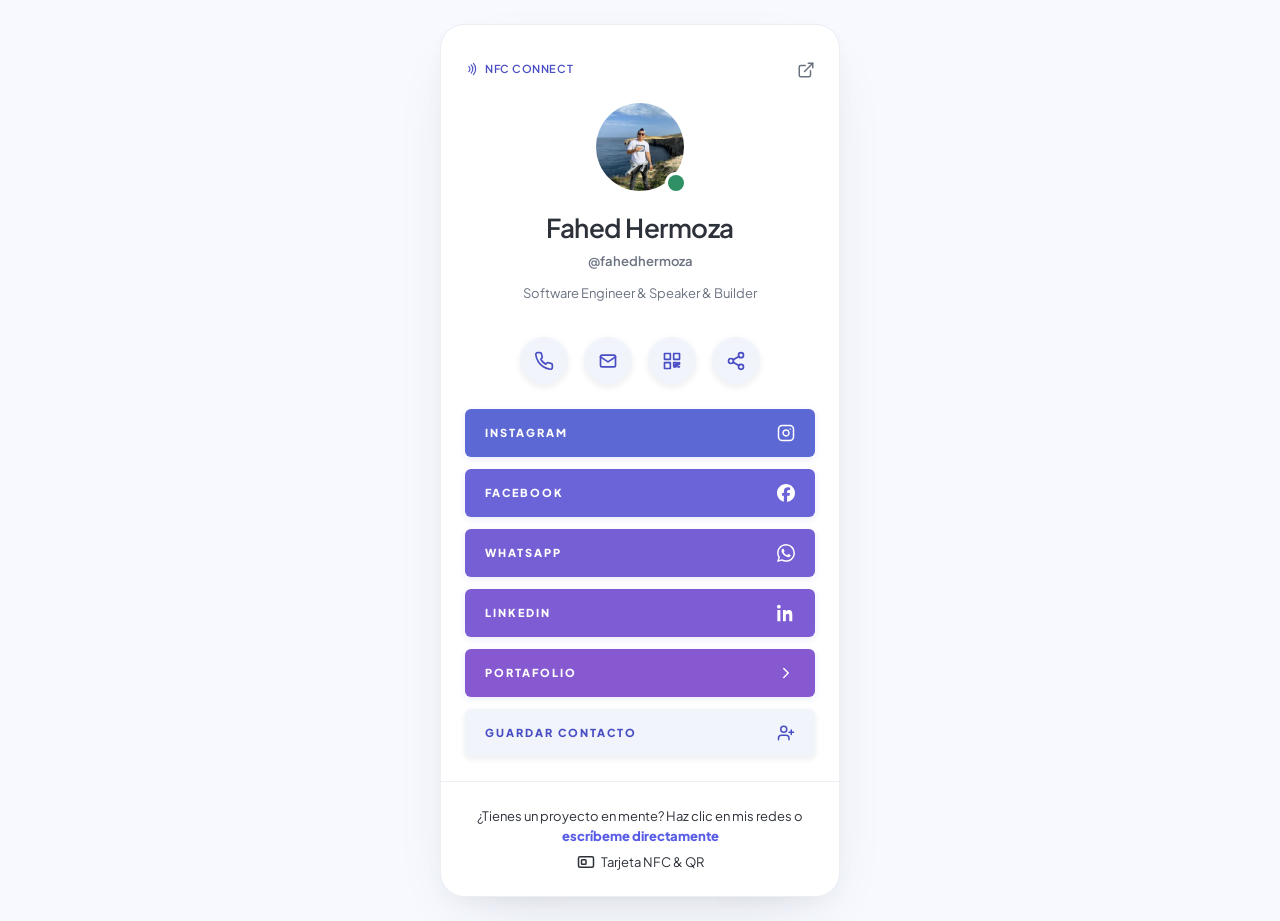
<file: index.html>
<!DOCTYPE html>
<html lang="es">
  <head>
    <meta charset="utf-8">
    <meta name="viewport" content="width=device-width, initial-scale=1">
    <title>Fahed Hermoza — Tarjeta digital</title>
    <link rel="canonical" href="https://fahed-hermoza-card.fahedhermoza.workers.dev/">
    <!-- Vista previa al compartir. Producción: Cloudflare Workers static assets; canonical, og:url e imágenes usan la URL pública real. -->
    <meta property="og:title" content="Fahed Hermoza — Tarjeta digital">
    <meta property="og:description" content="Software Engineer &amp; Speaker &amp; Builder. Todos los enlaces de contacto de Fahed en un solo lugar.">
    <meta property="og:type" content="profile">
    <meta property="og:site_name" content="Fahed Hermoza">
    <meta property="og:url" content="https://fahed-hermoza-card.fahedhermoza.workers.dev/">
    <meta property="og:image" content="https://fahed-hermoza-card.fahedhermoza.workers.dev/assets/og-image.jpg">
    <meta property="og:image:type" content="image/jpeg">
    <meta property="og:image:width" content="1200">
    <meta property="og:image:height" content="630">
    <meta property="og:image:alt" content="Tarjeta digital de Fahed Hermoza">
    <meta name="twitter:card" content="summary_large_image">
    <meta name="twitter:title" content="Fahed Hermoza — Tarjeta digital">
    <meta name="twitter:description" content="Software Engineer &amp; Speaker &amp; Builder. Todos los enlaces de contacto de Fahed en un solo lugar.">
    <meta name="twitter:image" content="https://fahed-hermoza-card.fahedhermoza.workers.dev/assets/og-image.jpg">
    <meta name="twitter:image:alt" content="Tarjeta digital de Fahed Hermoza">
    <link rel="icon" href="data:,">
    <link rel="preconnect" href="https://fonts.googleapis.com">
    <link rel="preconnect" href="https://fonts.gstatic.com" crossorigin>
    <link rel="stylesheet" href="https://fonts.googleapis.com/css2?family=Plus+Jakarta+Sans:wght@400;600;800&display=swap">
    <link rel="stylesheet" href="styles.css">
  </head>
  <body>
    <main class="page">
      <article class="card">
        <header class="profile">
          <div class="profile-top">
            <span class="profile-nfc-label" aria-hidden="true">
              <svg class="profile-nfc-label__icon" viewBox="0 0 24 24" width="14" height="14" fill="none" stroke="currentColor" stroke-width="2" stroke-linecap="round" stroke-linejoin="round" aria-hidden="true" focusable="false">
                <path d="M6.5 7.5a6 6 0 0 1 0 9"/>
                <path d="M10.5 5a10 10 0 0 1 0 14"/>
                <path d="M14.5 2.5a14 14 0 0 1 0 19"/>
              </svg>
              NFC CONNECT
            </span>
            <svg class="profile-open-icon" viewBox="0 0 24 24" width="18" height="18" fill="none" stroke="currentColor" stroke-width="2" stroke-linecap="round" stroke-linejoin="round" aria-hidden="true" focusable="false">
              <path d="M18 13v6a2 2 0 0 1-2 2H5a2 2 0 0 1-2-2V8a2 2 0 0 1 2-2h6"/>
              <polyline points="15 3 21 3 21 9"/>
              <line x1="10" y1="14" x2="21" y2="3"/>
            </svg>
          </div>
          <span class="profile-avatar-frame">
            <img
              class="profile-avatar"
              src="assets/avatar.jpg"
              alt="Retrato de Fahed Hermoza"
              width="88"
              height="88"
              onerror="this.parentElement.classList.add('profile-avatar-frame--fallback')"
            >
            <span class="profile-avatar-fallback" aria-hidden="true">FH</span>
            <span class="profile-avatar-dot" aria-hidden="true"></span>
          </span>
        </header>

        <header class="profile-identity">
          <h1 class="profile-identity__name">Fahed Hermoza</h1>
          <p class="profile-identity__handle">@fahedhermoza</p>
          <p class="profile-identity__tagline" lang="en">Software Engineer &amp; Speaker &amp; Builder</p>
        </header>

        <nav class="quick-actions" aria-label="Acciones rápidas">
          <a class="quick-action" href="tel:+51955116562" aria-label="Celular: llamar al +51 955 116 562">
            <svg class="quick-action__icon" viewBox="0 0 24 24" width="20" height="20" fill="none" stroke="currentColor" stroke-width="2" stroke-linecap="round" stroke-linejoin="round" aria-hidden="true" focusable="false">
              <path d="M22 16.92v3a2 2 0 0 1-2.18 2 19.79 19.79 0 0 1-8.63-3.07 19.5 19.5 0 0 1-6-6 19.79 19.79 0 0 1-3.07-8.67A2 2 0 0 1 4.11 2h3a2 2 0 0 1 2 1.72 12.84 12.84 0 0 0 .7 2.81 2 2 0 0 1-.45 2.11L8.09 9.91a16 16 0 0 0 6 6l1.27-1.27a2 2 0 0 1 2.11-.45 12.84 12.84 0 0 0 2.81.7A2 2 0 0 1 22 16.92z"/>
            </svg>
          </a>
          <a class="quick-action" href="mailto:fahedhermoza@gmail.com" aria-label="Correo a fahedhermoza@gmail.com">
            <svg class="quick-action__icon" viewBox="0 0 24 24" width="20" height="20" fill="none" stroke="currentColor" stroke-width="2" stroke-linecap="round" stroke-linejoin="round" aria-hidden="true" focusable="false">
              <rect x="3" y="5" width="18" height="14" rx="2"/>
              <path d="m3 7 9 6 9-6"/>
            </svg>
          </a>
          <a class="quick-action" href="assets/qr.png" aria-label="Mostrar Código QR de la Tarjeta" data-qr-trigger>
            <svg class="quick-action__icon" viewBox="0 0 24 24" width="20" height="20" fill="none" stroke="currentColor" stroke-width="2" stroke-linecap="round" stroke-linejoin="round" aria-hidden="true" focusable="false">
              <rect x="3" y="3" width="7" height="7"/>
              <rect x="14" y="3" width="7" height="7"/>
              <rect x="3" y="14" width="7" height="7"/>
              <path d="M14 14h3v3h-3zM19 14v3M14 19h3M17.5 17.5h.01M19 19h2M21 14v2"/>
            </svg>
          </a>
          <button type="button" class="quick-action quick-action--share" aria-label="Compartir esta tarjeta" hidden>
            <svg class="quick-action__icon" viewBox="0 0 24 24" width="20" height="20" fill="none" stroke="currentColor" stroke-width="2" stroke-linecap="round" stroke-linejoin="round" aria-hidden="true" focusable="false">
              <circle cx="18" cy="5" r="3"/>
              <circle cx="6" cy="12" r="3"/>
              <circle cx="18" cy="19" r="3"/>
              <line x1="8.59" y1="13.51" x2="15.42" y2="17.49"/>
              <line x1="15.41" y1="6.51" x2="8.59" y2="10.49"/>
            </svg>
          </button>
        </nav>

        <p class="share-status" role="status" aria-live="polite" hidden></p>

        <nav class="links" aria-label="Enlaces de contacto">
          <a class="link-button link-button--gradient-1" href="https://www.instagram.com/fahedhermoza/">
            <span class="link-button__label">Instagram</span>
            <svg class="link-button__icon" viewBox="0 0 24 24" width="18" height="18" fill="none" stroke="currentColor" stroke-width="2" stroke-linecap="round" stroke-linejoin="round" aria-hidden="true" focusable="false">
              <rect x="2" y="2" width="20" height="20" rx="5" ry="5"/>
              <path d="M16 11.37A4 4 0 1 1 12.63 8 4 4 0 0 1 16 11.37z"/>
              <line x1="17.5" y1="6.5" x2="17.51" y2="6.5"/>
            </svg>
          </a>
          <a class="link-button link-button--gradient-2" href="https://www.facebook.com/fahed19" aria-label="Facebook de Fahed Hermoza">
            <span class="link-button__label">Facebook</span>
            <svg class="link-button__icon" viewBox="0 0 24 24" width="18" height="18" fill="currentColor" aria-hidden="true" focusable="false">
              <path d="M9.101 23.691v-7.98H6.627v-3.667h2.474v-1.58c0-4.085 1.848-5.978 5.858-5.978.401 0 .955.042 1.468.103a8.68 8.68 0 0 1 1.141.195v3.325a8.623 8.623 0 0 0-.653-.036 26.805 26.805 0 0 0-.733-.009c-.707 0-1.259.096-1.675.309a1.686 1.686 0 0 0-.679.622c-.258.42-.374.995-.374 1.752v1.297h3.919l-.386 2.103-.287 1.564h-3.246v8.245C19.396 23.238 24 18.179 24 12.044c0-6.627-5.373-12-12-12s-12 5.373-12 12c0 5.628 3.874 10.35 9.101 11.647Z"/>
            </svg>
          </a>
          <a class="link-button link-button--gradient-3" href="https://wa.me/51955116562" aria-label="WhatsApp">
            <span class="link-button__label">WhatsApp</span>
            <svg class="link-button__icon" viewBox="0 0 24 24" width="18" height="18" fill="currentColor" aria-hidden="true" focusable="false">
              <path d="M17.472 14.382c-.297-.149-1.758-.867-2.03-.967-.273-.099-.471-.148-.67.15-.197.297-.767.966-.94 1.164-.173.199-.347.223-.644.075-.297-.15-1.255-.463-2.39-1.475-.883-.788-1.48-1.761-1.653-2.059-.173-.297-.018-.458.13-.606.134-.133.298-.347.446-.52.149-.174.198-.298.298-.497.099-.198.05-.371-.025-.52-.075-.149-.669-1.612-.916-2.207-.242-.579-.487-.5-.669-.51-.173-.008-.371-.01-.57-.01-.198 0-.52.074-.792.372-.272.297-1.04 1.016-1.04 2.479 0 1.462 1.065 2.875 1.213 3.074.149.198 2.096 3.2 5.077 4.487.709.306 1.262.489 1.694.625.712.227 1.36.195 1.871.118.571-.085 1.758-.719 2.006-1.413.248-.694.248-1.289.173-1.413-.074-.124-.272-.198-.57-.347m-5.421 7.403h-.004a9.87 9.87 0 01-5.031-1.378l-.361-.214-3.741.982.998-3.648-.235-.374a9.86 9.86 0 01-1.51-5.26c.001-5.45 4.436-9.884 9.888-9.884 2.64 0 5.122 1.03 6.988 2.898a9.825 9.825 0 012.893 6.994c-.003 5.45-4.437 9.884-9.885 9.884m8.413-18.297A11.815 11.815 0 0012.05 0C5.495 0 .16 5.335.157 11.892c0 2.096.547 4.142 1.588 5.945L.057 24l6.305-1.654a11.882 11.882 0 005.683 1.448h.005c6.554 0 11.89-5.335 11.893-11.893a11.821 11.821 0 00-3.48-8.413Z"/>
            </svg>
          </a>
          <a class="link-button link-button--gradient-3-4" href="https://www.linkedin.com/in/fahedhermoza/">
            <span class="link-button__label">LinkedIn</span>
            <svg class="link-button__icon" viewBox="0 0 24 24" width="18" height="18" fill="currentColor" aria-hidden="true" focusable="false">
              <path d="M4.98 3.5C4.98 4.88 3.87 6 2.5 6S0 4.88 0 3.5 1.12 1 2.5 1s2.48 1.12 2.48 2.5zM.5 8h4v15h-4V8zm7.5 0h3.8v2.05h.05c.53-1 1.83-2.05 3.77-2.05 4.03 0 4.78 2.65 4.78 6.09V23h-4v-6.41c0-1.53-.03-3.5-2.13-3.5-2.13 0-2.46 1.66-2.46 3.38V23H8V8z"/>
            </svg>
          </a>
          <a class="link-button link-button--gradient-4" href="https://fahedhermoza.github.io/">
            <span class="link-button__label">Portafolio</span>
            <svg class="link-button__icon" viewBox="0 0 24 24" width="18" height="18" fill="none" stroke="currentColor" stroke-width="2" stroke-linecap="round" stroke-linejoin="round" aria-hidden="true" focusable="false">
              <path d="M9 18l6-6-6-6"/>
            </svg>
          </a>
        </nav>

        <div class="save-contact">
          <a class="save-contact-button" href="assets/fahedhermoza.vcf" download="fahedhermoza.vcf">
            <span class="save-contact-button__label">Guardar contacto</span>
            <svg class="save-contact-button__icon" viewBox="0 0 24 24" width="18" height="18" fill="none" stroke="currentColor" stroke-width="2" stroke-linecap="round" stroke-linejoin="round" aria-hidden="true" focusable="false">
              <path d="M16 21v-2a4 4 0 0 0-4-4H6a4 4 0 0 0-4 4v2"/>
              <circle cx="9" cy="7" r="4"/>
              <line x1="19" y1="8" x2="19" y2="14"/>
              <line x1="22" y1="11" x2="16" y2="11"/>
            </svg>
          </a>
        </div>

        <footer class="page-footer">
          <p class="page-footer__text">
            ¿Tienes un proyecto en mente? Haz clic en mis redes o <a class="page-footer__link" href="https://wa.me/51955116562">escríbeme directamente</a>
          </p>
          <p class="page-footer__nfc">
            <svg class="page-footer__nfc-icon" viewBox="0 0 24 24" width="18" height="18" fill="none" stroke="currentColor" stroke-width="2" stroke-linecap="round" stroke-linejoin="round" aria-hidden="true" focusable="false">
              <rect x="2" y="5" width="20" height="14" rx="2"/>
              <rect x="6" y="9" width="6" height="6" rx="1"/>
            </svg>
            Tarjeta NFC &amp; QR
          </p>
        </footer>

        <dialog class="qr-panel" aria-labelledby="qr-panel-title">
          <button type="button" class="qr-panel__close" aria-label="Cerrar">
            <span aria-hidden="true">&times;</span>
          </button>
          <h2 id="qr-panel-title" class="qr-panel__title">Escanea para abrir la Tarjeta</h2>
          <img
            class="qr-panel__code"
            src="assets/qr.png"
            alt="Código QR que abre la Tarjeta digital de Fahed Hermoza"
            width="200"
            height="200"
          >
          <div class="qr-panel__actions">
            <button type="button" class="qr-panel__copy">Copiar Enlace</button>
            <a class="qr-panel__save" href="assets/qr.png" download="fahed-hermoza-card-qr.png">Guardar PNG</a>
          </div>
          <p class="qr-panel__status" aria-live="polite"></p>
        </dialog>
      </article>
    </main>
    <script src="scripts.js" defer></script>
    <script src="share.js" defer></script>
  </body>
</html>
</file>
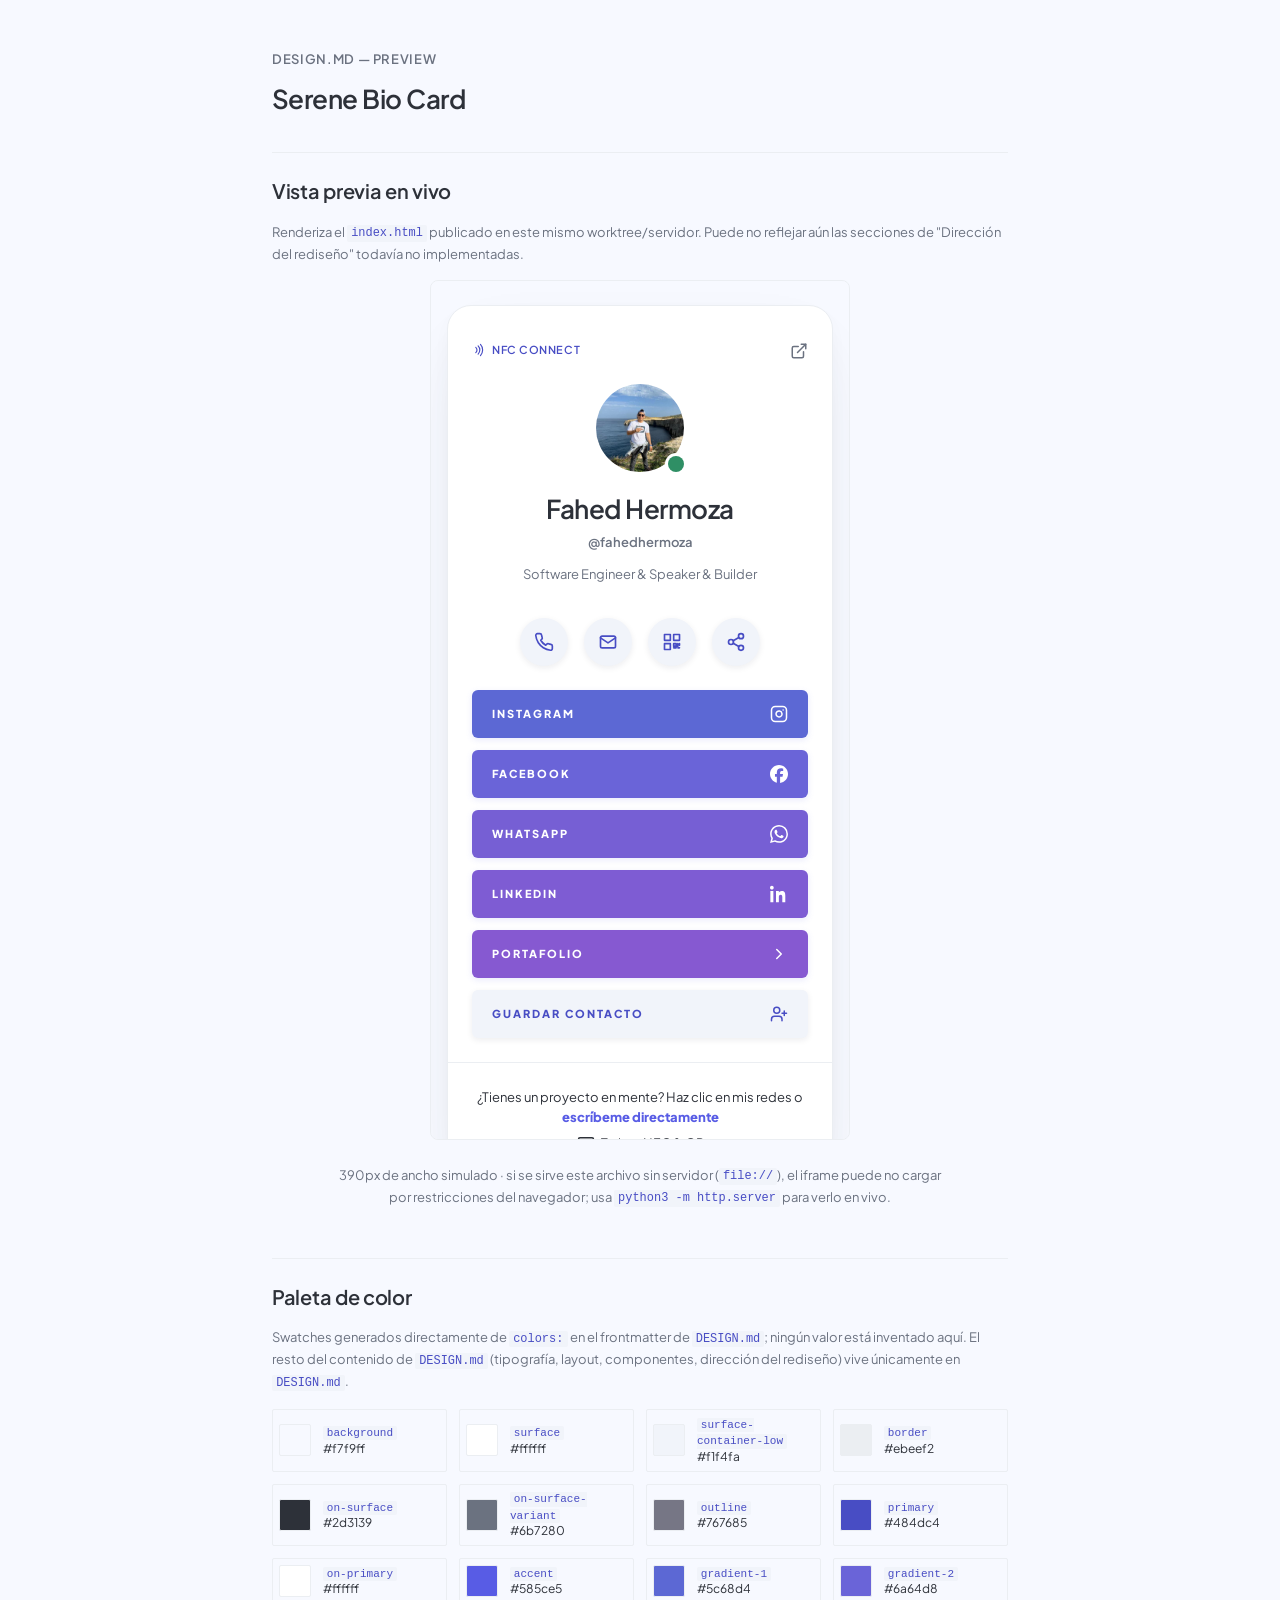
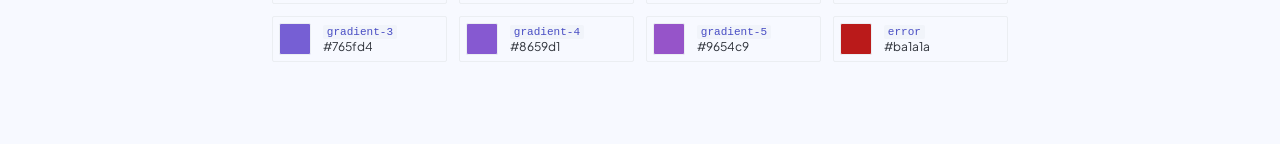
<file: DESIGN.html>
<!DOCTYPE html>
<html lang="es">
  <head>
    <meta charset="utf-8">
    <meta name="viewport" content="width=device-width, initial-scale=1">
    <title>Serene Bio Card — preview</title>
    <link rel="icon" href="data:,">
    <link rel="preconnect" href="https://fonts.googleapis.com">
    <link rel="preconnect" href="https://fonts.gstatic.com" crossorigin>
    <link rel="stylesheet" href="https://fonts.googleapis.com/css2?family=Plus+Jakarta+Sans:wght@400;600;800&display=swap">
    <link rel="stylesheet" href="styles.css">
    <style>
      body {
        background: var(--color-background);
        color: var(--color-on-surface);
        font-family: var(--font-family-base);
        margin: 0;
      }
      .design-doc {
        max-width: 48rem;
        margin: 0 auto;
        padding: var(--space-xl) var(--space-gutter) calc(var(--space-xl) * 2);
      }
      .design-doc__eyebrow {
        font-size: var(--text-label-sm-font-size);
        font-weight: var(--text-label-sm-font-weight);
        line-height: var(--text-label-sm-line-height);
        letter-spacing: var(--text-label-sm-letter-spacing);
        text-transform: uppercase;
        color: var(--color-primary);
      }
      .design-doc h1 {
        font-size: var(--text-headline-lg-font-size);
        font-weight: var(--text-headline-lg-font-weight);
        line-height: var(--text-headline-lg-line-height);
        letter-spacing: var(--text-headline-lg-letter-spacing);
        margin: var(--space-xs) 0 var(--space-xl);
      }
      .design-doc h2 {
        font-size: var(--text-headline-md-font-size);
        font-weight: var(--text-headline-md-font-weight);
        line-height: var(--text-headline-md-line-height);
        letter-spacing: var(--text-headline-md-letter-spacing);
        border-top: 1px solid var(--color-border);
        margin-top: var(--space-xl);
        padding-top: var(--space-lg);
      }
      .design-doc p {
        font-size: var(--text-body-md-font-size);
        line-height: var(--text-body-md-line-height);
        color: var(--color-on-surface-variant);
      }
      .design-doc code {
        background: var(--color-surface-container-low);
        color: var(--color-primary);
        border-radius: var(--radius-sm);
        padding: 0.1em 0.35em;
        font-size: 0.92em;
      }
      .design-doc__preview {
        display: flex;
        flex-direction: column;
        align-items: center;
        gap: var(--space-sm);
        margin: var(--space-md) 0 var(--space-xl);
      }
      .design-doc__preview iframe {
        width: 420px;
        max-width: 100%;
        height: 860px;
        border: 1px solid var(--color-border);
        border-radius: var(--radius-lg);
        background: var(--color-background);
      }
      .design-doc__preview-caption {
        font-size: var(--text-body-sm-font-size);
        color: var(--color-on-surface-variant);
        text-align: center;
        max-width: 38rem;
      }
      .design-doc__swatches {
        display: grid;
        grid-template-columns: repeat(auto-fill, minmax(9rem, 1fr));
        gap: var(--space-sm);
        margin: var(--space-md) 0;
      }
      .design-doc__swatch {
        display: flex;
        align-items: center;
        gap: var(--space-sm);
        border: 1px solid var(--color-border);
        border-radius: var(--radius-sm);
        padding: var(--space-xs);
      }
      .design-doc__swatch-color {
        display: block;
        width: 2rem;
        height: 2rem;
        flex-shrink: 0;
        border-radius: var(--radius-sm);
        border: 1px solid var(--color-border);
      }
      .design-doc__swatch-label {
        font-size: var(--text-body-sm-font-size);
        line-height: 1.3;
      }
    </style>
  </head>
  <body>
    <main class="design-doc">
      <p class="design-doc__eyebrow">DESIGN.md — preview</p>
      <h1>Serene Bio Card</h1>

      <h2>Vista previa en vivo</h2>
      <p>Renderiza el <code>index.html</code> publicado en este mismo worktree/servidor. Puede
        no reflejar aún las secciones de "Dirección del rediseño" todavía no implementadas.</p>
      <div class="design-doc__preview">
        <iframe src="index.html" title="Vista previa en vivo de la Tarjeta digital (index.html)" loading="lazy"></iframe>
        <p class="design-doc__preview-caption">390px de ancho simulado · si se sirve este archivo
          sin servidor (<code>file://</code>), el iframe puede no cargar por restricciones del
          navegador; usa <code>python3 -m http.server</code> para verlo en vivo.</p>
      </div>

      <h2>Paleta de color</h2>
      <p>Swatches generados directamente de <code>colors:</code> en el frontmatter de
        <code>DESIGN.md</code>; ningún valor está inventado aquí. El resto del contenido de
        <code>DESIGN.md</code> (tipografía, layout, componentes, dirección del rediseño) vive
        únicamente en <code>DESIGN.md</code>.</p>
      <div class="design-doc__swatches"><div class="design-doc__swatch"><span class="design-doc__swatch-color" aria-hidden="true" style="background:#f7f9ff"></span><span class="design-doc__swatch-label"><code>background</code><br>#f7f9ff</span></div><div class="design-doc__swatch"><span class="design-doc__swatch-color" aria-hidden="true" style="background:#ffffff"></span><span class="design-doc__swatch-label"><code>surface</code><br>#ffffff</span></div><div class="design-doc__swatch"><span class="design-doc__swatch-color" aria-hidden="true" style="background:#f1f4fa"></span><span class="design-doc__swatch-label"><code>surface-container-low</code><br>#f1f4fa</span></div><div class="design-doc__swatch"><span class="design-doc__swatch-color" aria-hidden="true" style="background:#ebeef2"></span><span class="design-doc__swatch-label"><code>border</code><br>#ebeef2</span></div><div class="design-doc__swatch"><span class="design-doc__swatch-color" aria-hidden="true" style="background:#2d3139"></span><span class="design-doc__swatch-label"><code>on-surface</code><br>#2d3139</span></div><div class="design-doc__swatch"><span class="design-doc__swatch-color" aria-hidden="true" style="background:#6b7280"></span><span class="design-doc__swatch-label"><code>on-surface-variant</code><br>#6b7280</span></div><div class="design-doc__swatch"><span class="design-doc__swatch-color" aria-hidden="true" style="background:#767685"></span><span class="design-doc__swatch-label"><code>outline</code><br>#767685</span></div><div class="design-doc__swatch"><span class="design-doc__swatch-color" aria-hidden="true" style="background:#484dc4"></span><span class="design-doc__swatch-label"><code>primary</code><br>#484dc4</span></div><div class="design-doc__swatch"><span class="design-doc__swatch-color" aria-hidden="true" style="background:#ffffff"></span><span class="design-doc__swatch-label"><code>on-primary</code><br>#ffffff</span></div><div class="design-doc__swatch"><span class="design-doc__swatch-color" aria-hidden="true" style="background:#585ce5"></span><span class="design-doc__swatch-label"><code>accent</code><br>#585ce5</span></div><div class="design-doc__swatch"><span class="design-doc__swatch-color" aria-hidden="true" style="background:#5c68d4"></span><span class="design-doc__swatch-label"><code>gradient-1</code><br>#5c68d4</span></div><div class="design-doc__swatch"><span class="design-doc__swatch-color" aria-hidden="true" style="background:#6a64d8"></span><span class="design-doc__swatch-label"><code>gradient-2</code><br>#6a64d8</span></div><div class="design-doc__swatch"><span class="design-doc__swatch-color" aria-hidden="true" style="background:#765fd4"></span><span class="design-doc__swatch-label"><code>gradient-3</code><br>#765fd4</span></div><div class="design-doc__swatch"><span class="design-doc__swatch-color" aria-hidden="true" style="background:#8659d1"></span><span class="design-doc__swatch-label"><code>gradient-4</code><br>#8659d1</span></div><div class="design-doc__swatch"><span class="design-doc__swatch-color" aria-hidden="true" style="background:#9654c9"></span><span class="design-doc__swatch-label"><code>gradient-5</code><br>#9654c9</span></div><div class="design-doc__swatch"><span class="design-doc__swatch-color" aria-hidden="true" style="background:#ba1a1a"></span><span class="design-doc__swatch-label"><code>error</code><br>#ba1a1a</span></div></div>
    </main>
  </body>
</html>
</file>
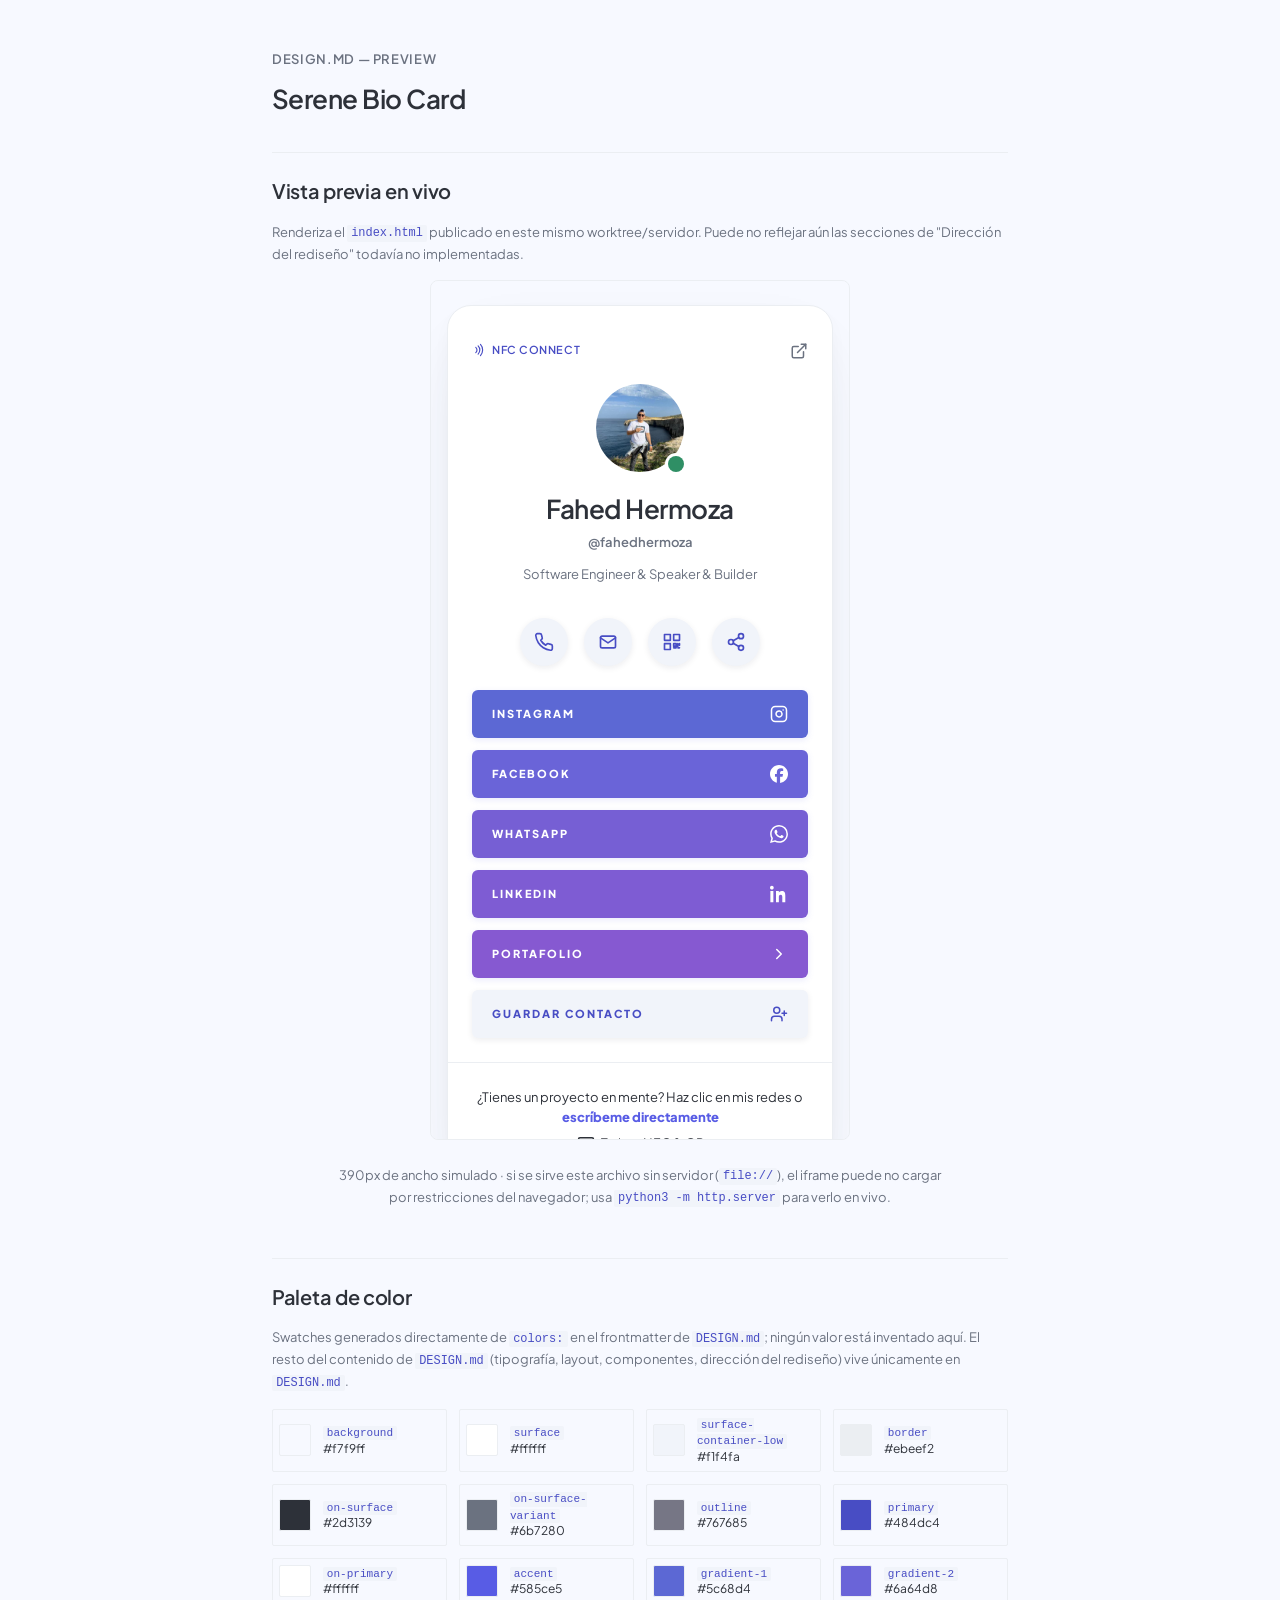
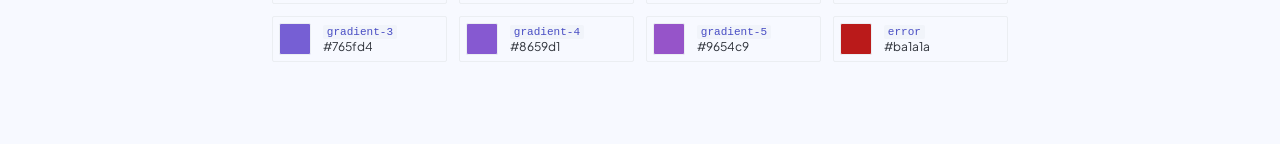
<file: visual/DESIGN.html>
<!DOCTYPE html>
<html lang="es">
  <head>
    <meta charset="utf-8">
    <meta name="viewport" content="width=device-width, initial-scale=1">
    <title>Serene Bio Card — preview</title>
    <link rel="icon" href="data:,">
    <link rel="preconnect" href="https://fonts.googleapis.com">
    <link rel="preconnect" href="https://fonts.gstatic.com" crossorigin>
    <link rel="stylesheet" href="https://fonts.googleapis.com/css2?family=Plus+Jakarta+Sans:wght@400;600;800&display=swap">
    <link rel="stylesheet" href="../styles.css">
    <style>
      body {
        background: var(--color-background);
        color: var(--color-on-surface);
        font-family: var(--font-family-base);
        margin: 0;
      }
      .design-doc {
        max-width: 48rem;
        margin: 0 auto;
        padding: var(--space-xl) var(--space-gutter) calc(var(--space-xl) * 2);
      }
      .design-doc__eyebrow {
        font-size: var(--text-label-sm-font-size);
        font-weight: var(--text-label-sm-font-weight);
        line-height: var(--text-label-sm-line-height);
        letter-spacing: var(--text-label-sm-letter-spacing);
        text-transform: uppercase;
        color: var(--color-primary);
      }
      .design-doc h1 {
        font-size: var(--text-headline-lg-font-size);
        font-weight: var(--text-headline-lg-font-weight);
        line-height: var(--text-headline-lg-line-height);
        letter-spacing: var(--text-headline-lg-letter-spacing);
        margin: var(--space-xs) 0 var(--space-xl);
      }
      .design-doc h2 {
        font-size: var(--text-headline-md-font-size);
        font-weight: var(--text-headline-md-font-weight);
        line-height: var(--text-headline-md-line-height);
        letter-spacing: var(--text-headline-md-letter-spacing);
        border-top: 1px solid var(--color-border);
        margin-top: var(--space-xl);
        padding-top: var(--space-lg);
      }
      .design-doc p {
        font-size: var(--text-body-md-font-size);
        line-height: var(--text-body-md-line-height);
        color: var(--color-on-surface-variant);
      }
      .design-doc code {
        background: var(--color-surface-container-low);
        color: var(--color-primary);
        border-radius: var(--radius-sm);
        padding: 0.1em 0.35em;
        font-size: 0.92em;
      }
      .design-doc__preview {
        display: flex;
        flex-direction: column;
        align-items: center;
        gap: var(--space-sm);
        margin: var(--space-md) 0 var(--space-xl);
      }
      .design-doc__preview iframe {
        width: 420px;
        max-width: 100%;
        height: 860px;
        border: 1px solid var(--color-border);
        border-radius: var(--radius-lg);
        background: var(--color-background);
      }
      .design-doc__preview-caption {
        font-size: var(--text-body-sm-font-size);
        color: var(--color-on-surface-variant);
        text-align: center;
        max-width: 38rem;
      }
      .design-doc__swatches {
        display: grid;
        grid-template-columns: repeat(auto-fill, minmax(9rem, 1fr));
        gap: var(--space-sm);
        margin: var(--space-md) 0;
      }
      .design-doc__swatch {
        display: flex;
        align-items: center;
        gap: var(--space-sm);
        border: 1px solid var(--color-border);
        border-radius: var(--radius-sm);
        padding: var(--space-xs);
      }
      .design-doc__swatch-color {
        display: block;
        width: 2rem;
        height: 2rem;
        flex-shrink: 0;
        border-radius: var(--radius-sm);
        border: 1px solid var(--color-border);
      }
      .design-doc__swatch-label {
        font-size: var(--text-body-sm-font-size);
        line-height: 1.3;
      }
    </style>
  </head>
  <body>
    <main class="design-doc">
      <p class="design-doc__eyebrow">DESIGN.md — preview</p>
      <h1>Serene Bio Card</h1>

      <h2>Vista previa en vivo</h2>
      <p>Renderiza el <code>index.html</code> publicado en este mismo worktree/servidor. Puede
        no reflejar aún las secciones de "Dirección del rediseño" todavía no implementadas.</p>
      <div class="design-doc__preview">
        <iframe src="../index.html" title="Vista previa en vivo de la Tarjeta digital (index.html)" loading="lazy"></iframe>
        <p class="design-doc__preview-caption">390px de ancho simulado · si se sirve este archivo
          sin servidor (<code>file://</code>), el iframe puede no cargar por restricciones del
          navegador; usa <code>python3 -m http.server</code> para verlo en vivo.</p>
      </div>

      <h2>Paleta de color</h2>
      <p>Swatches generados directamente de <code>colors:</code> en el frontmatter de
        <code>DESIGN.md</code>; ningún valor está inventado aquí. El resto del contenido de
        <code>DESIGN.md</code> (tipografía, layout, componentes, dirección del rediseño) vive
        únicamente en <code>DESIGN.md</code>.</p>
      <div class="design-doc__swatches"><div class="design-doc__swatch"><span class="design-doc__swatch-color" aria-hidden="true" style="background:#f7f9ff"></span><span class="design-doc__swatch-label"><code>background</code><br>#f7f9ff</span></div><div class="design-doc__swatch"><span class="design-doc__swatch-color" aria-hidden="true" style="background:#ffffff"></span><span class="design-doc__swatch-label"><code>surface</code><br>#ffffff</span></div><div class="design-doc__swatch"><span class="design-doc__swatch-color" aria-hidden="true" style="background:#f1f4fa"></span><span class="design-doc__swatch-label"><code>surface-container-low</code><br>#f1f4fa</span></div><div class="design-doc__swatch"><span class="design-doc__swatch-color" aria-hidden="true" style="background:#ebeef2"></span><span class="design-doc__swatch-label"><code>border</code><br>#ebeef2</span></div><div class="design-doc__swatch"><span class="design-doc__swatch-color" aria-hidden="true" style="background:#2d3139"></span><span class="design-doc__swatch-label"><code>on-surface</code><br>#2d3139</span></div><div class="design-doc__swatch"><span class="design-doc__swatch-color" aria-hidden="true" style="background:#6b7280"></span><span class="design-doc__swatch-label"><code>on-surface-variant</code><br>#6b7280</span></div><div class="design-doc__swatch"><span class="design-doc__swatch-color" aria-hidden="true" style="background:#767685"></span><span class="design-doc__swatch-label"><code>outline</code><br>#767685</span></div><div class="design-doc__swatch"><span class="design-doc__swatch-color" aria-hidden="true" style="background:#484dc4"></span><span class="design-doc__swatch-label"><code>primary</code><br>#484dc4</span></div><div class="design-doc__swatch"><span class="design-doc__swatch-color" aria-hidden="true" style="background:#ffffff"></span><span class="design-doc__swatch-label"><code>on-primary</code><br>#ffffff</span></div><div class="design-doc__swatch"><span class="design-doc__swatch-color" aria-hidden="true" style="background:#585ce5"></span><span class="design-doc__swatch-label"><code>accent</code><br>#585ce5</span></div><div class="design-doc__swatch"><span class="design-doc__swatch-color" aria-hidden="true" style="background:#5c68d4"></span><span class="design-doc__swatch-label"><code>gradient-1</code><br>#5c68d4</span></div><div class="design-doc__swatch"><span class="design-doc__swatch-color" aria-hidden="true" style="background:#6a64d8"></span><span class="design-doc__swatch-label"><code>gradient-2</code><br>#6a64d8</span></div><div class="design-doc__swatch"><span class="design-doc__swatch-color" aria-hidden="true" style="background:#765fd4"></span><span class="design-doc__swatch-label"><code>gradient-3</code><br>#765fd4</span></div><div class="design-doc__swatch"><span class="design-doc__swatch-color" aria-hidden="true" style="background:#8659d1"></span><span class="design-doc__swatch-label"><code>gradient-4</code><br>#8659d1</span></div><div class="design-doc__swatch"><span class="design-doc__swatch-color" aria-hidden="true" style="background:#9654c9"></span><span class="design-doc__swatch-label"><code>gradient-5</code><br>#9654c9</span></div><div class="design-doc__swatch"><span class="design-doc__swatch-color" aria-hidden="true" style="background:#ba1a1a"></span><span class="design-doc__swatch-label"><code>error</code><br>#ba1a1a</span></div></div>
    </main>
  </body>
</html>
</file>
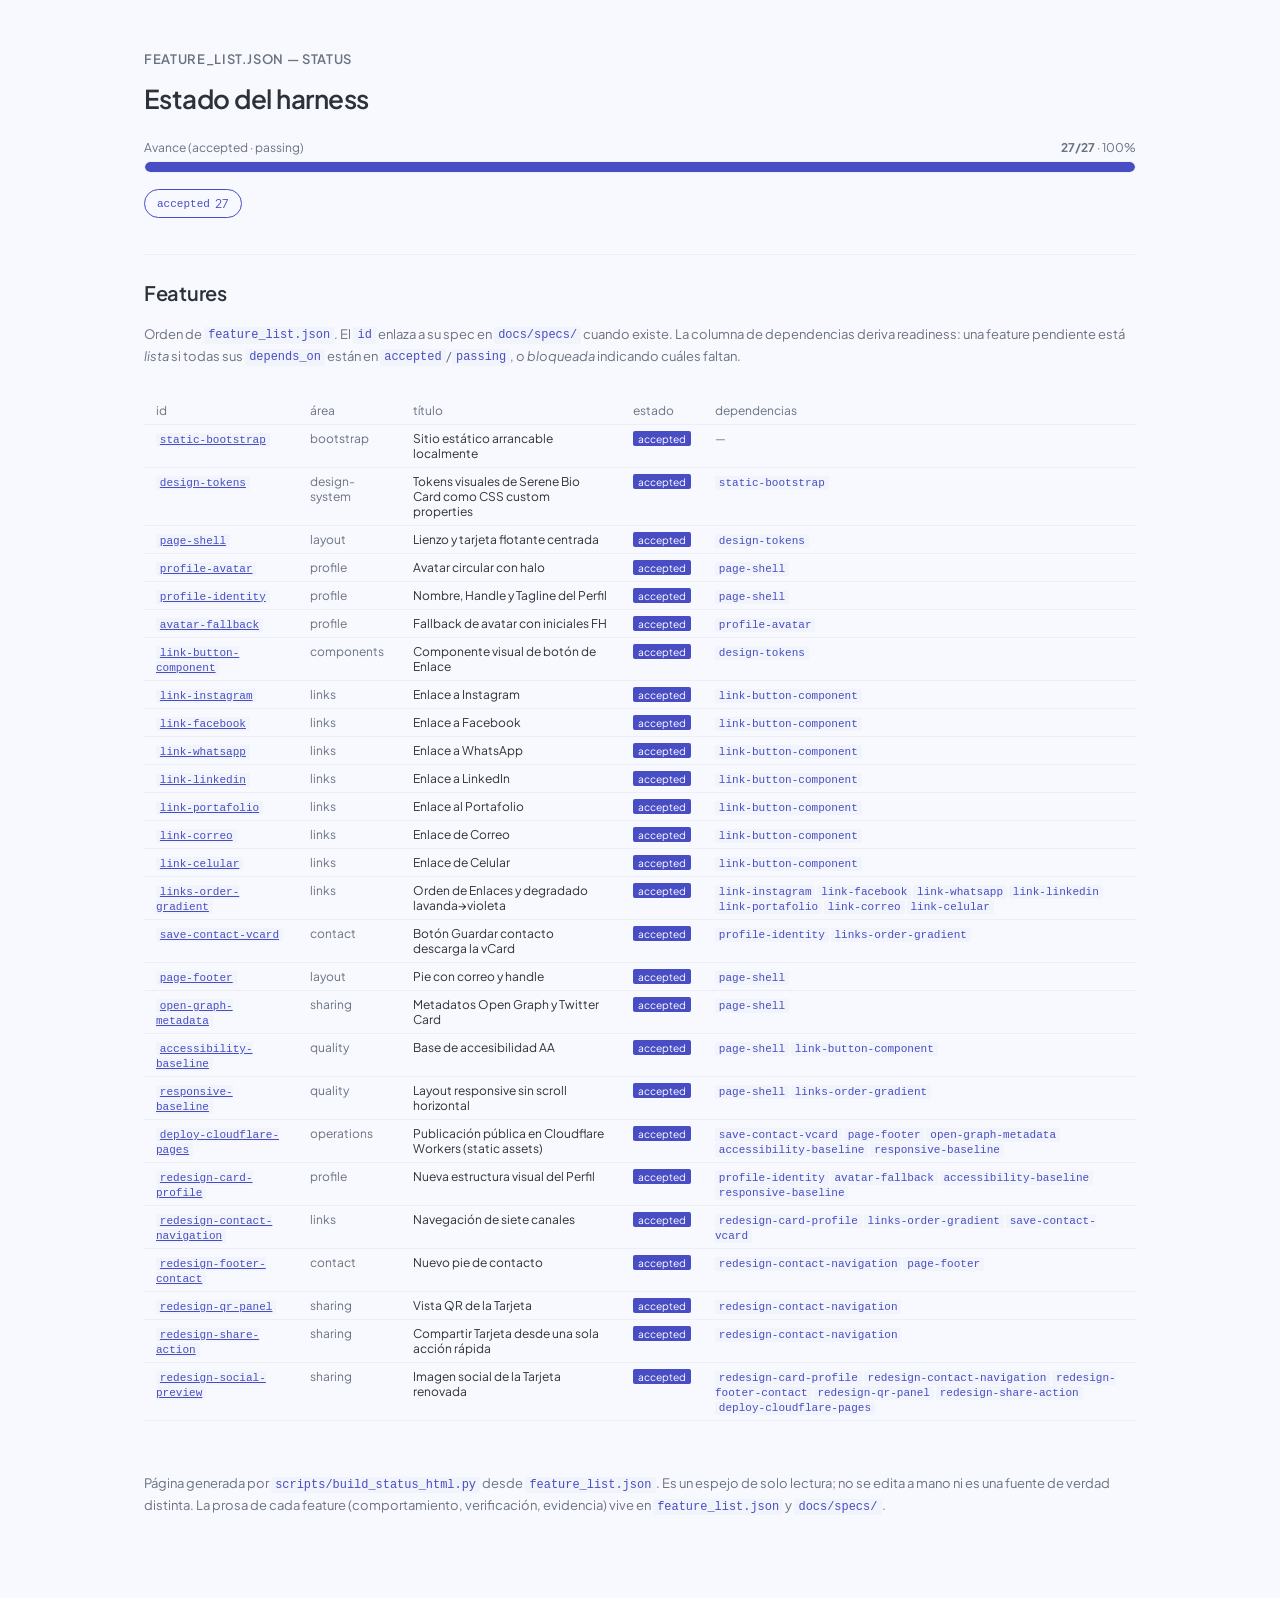
<file: visual/harness-status.html>
<!DOCTYPE html>
<html lang="es">
  <head>
    <meta charset="utf-8">
    <meta name="viewport" content="width=device-width, initial-scale=1">
    <title>Harness status — feature_list.json</title>
    <link rel="icon" href="data:,">
    <link rel="preconnect" href="https://fonts.googleapis.com">
    <link rel="preconnect" href="https://fonts.gstatic.com" crossorigin>
    <link rel="stylesheet" href="https://fonts.googleapis.com/css2?family=Plus+Jakarta+Sans:wght@400;600;800&display=swap">
    <link rel="stylesheet" href="../styles.css">
    <style>
      body {
        background: var(--color-background);
        color: var(--color-on-surface);
        font-family: var(--font-family-base);
        margin: 0;
      }
      .status-doc {
        max-width: 64rem;
        margin: 0 auto;
        padding: var(--space-xl) var(--space-gutter) calc(var(--space-xl) * 2);
      }
      .status-doc__eyebrow {
        font-size: var(--text-label-sm-font-size);
        font-weight: var(--text-label-sm-font-weight);
        line-height: var(--text-label-sm-line-height);
        letter-spacing: var(--text-label-sm-letter-spacing);
        text-transform: uppercase;
        color: var(--color-primary);
      }
      .status-doc h1 {
        font-size: var(--text-headline-lg-font-size);
        font-weight: var(--text-headline-lg-font-weight);
        line-height: var(--text-headline-lg-line-height);
        letter-spacing: var(--text-headline-lg-letter-spacing);
        margin: var(--space-xs) 0 var(--space-lg);
      }
      .status-doc h2 {
        font-size: var(--text-headline-md-font-size);
        font-weight: var(--text-headline-md-font-weight);
        line-height: var(--text-headline-md-line-height);
        letter-spacing: var(--text-headline-md-letter-spacing);
        border-top: 1px solid var(--color-border);
        margin-top: var(--space-xl);
        padding-top: var(--space-lg);
      }
      .status-doc p {
        font-size: var(--text-body-md-font-size);
        line-height: var(--text-body-md-line-height);
        color: var(--color-on-surface-variant);
      }
      .status-doc code {
        background: var(--color-surface-container-low);
        color: var(--color-primary);
        border-radius: var(--radius-sm);
        padding: 0.1em 0.35em;
        font-size: 0.92em;
      }
      .status-doc a { color: var(--color-primary); }
      .progress {
        margin: var(--space-md) 0 var(--space-sm);
      }
      .progress__meta {
        display: flex;
        justify-content: space-between;
        font-size: var(--text-body-sm-font-size);
        color: var(--color-on-surface-variant);
        margin-bottom: var(--space-xs);
      }
      .progress__track {
        height: 0.75rem;
        background: var(--color-surface-container-low);
        border: 1px solid var(--color-border);
        border-radius: var(--radius-full);
        overflow: hidden;
      }
      .progress__fill {
        height: 100%;
        background: var(--color-primary);
        border-radius: var(--radius-full);
      }
      .status-chips {
        display: flex;
        flex-wrap: wrap;
        gap: var(--space-sm);
        margin: var(--space-md) 0;
      }
      .status-chip {
        display: inline-flex;
        align-items: center;
        gap: 0.4em;
        border: 1px solid var(--color-border);
        border-radius: var(--radius-full);
        padding: var(--space-xs) var(--space-sm);
        font-size: var(--text-body-sm-font-size);
      }
      .status-chip code { background: transparent; padding: 0; }
      .status-chip--done { border-color: var(--color-primary); color: var(--color-primary); }
      .status-chip--pending { color: var(--color-on-surface-variant); }
      .table-scroll { overflow-x: auto; }
      table.features {
        width: 100%;
        border-collapse: collapse;
        margin: var(--space-md) 0;
        font-size: var(--text-body-sm-font-size);
      }
      .features th, .features td {
        text-align: left;
        padding: var(--space-xs) var(--space-sm);
        border-bottom: 1px solid var(--color-border);
        vertical-align: top;
      }
      .features th {
        color: var(--color-on-surface-variant);
        font-weight: var(--text-body-md-font-weight);
        white-space: nowrap;
      }
      .features .col-title { color: var(--color-on-surface); }
      .features .col-area { color: var(--color-on-surface-variant); }
      .badge {
        display: inline-block;
        border-radius: var(--radius-sm);
        padding: 0.1em 0.5em;
        font-size: 0.85em;
        white-space: nowrap;
      }
      .badge--done { background: var(--color-primary); color: var(--color-on-primary); }
      .badge--pending { background: var(--color-surface-container-low); color: var(--color-on-surface-variant); border: 1px solid var(--color-border); }
      .badge--neutral { background: var(--color-surface-container-low); color: var(--color-on-surface-variant); border: 1px solid var(--color-border); }
      .deps code { font-size: 0.85em; }
      .deps--none { color: var(--color-outline); }
      .deps--ready { color: var(--color-primary); }
      .deps--blocked { color: var(--color-error); }
      .status-doc__note {
        margin-top: var(--space-xl);
        font-size: var(--text-body-sm-font-size);
        color: var(--color-on-surface-variant);
      }
    </style>
  </head>
  <body>
    <main class="status-doc">
      <p class="status-doc__eyebrow">feature_list.json — status</p>
      <h1>Estado del harness</h1>

      <div class="progress">
        <div class="progress__meta">
          <span>Avance (accepted · passing)</span>
          <span><strong>27/27</strong> · 100%</span>
        </div>
        <div class="progress__track" role="progressbar" aria-valuemin="0" aria-valuemax="27" aria-valuenow="27">
          <div class="progress__fill" style="width:100%"></div>
        </div>
      </div>

      <div class="status-chips"><span class="status-chip status-chip--done"><code>accepted</code> 27</span></div>

      <h2>Features</h2>
      <p>Orden de <code>feature_list.json</code>. El <code>id</code> enlaza a su spec en
        <code>docs/specs/</code> cuando existe. La columna de dependencias deriva readiness: una
        feature pendiente está <em>lista</em> si todas sus <code>depends_on</code> están en
        <code>accepted</code>/<code>passing</code>, o <em>bloqueada</em> indicando cuáles faltan.</p>
      <div class="table-scroll">
        <table class="features">
          <thead>
            <tr><th>id</th><th>área</th><th>título</th><th>estado</th><th>dependencias</th></tr>
          </thead>
          <tbody><tr><td class="col-id"><a href="../docs/specs/static-bootstrap.md"><code>static-bootstrap</code></a></td><td class="col-area">bootstrap</td><td class="col-title">Sitio estático arrancable localmente</td><td class="col-status"><span class="badge badge--done">accepted</span></td><td class="col-deps"><span class="deps deps--none">—</span></td></tr><tr><td class="col-id"><a href="../docs/specs/design-tokens.md"><code>design-tokens</code></a></td><td class="col-area">design-system</td><td class="col-title">Tokens visuales de Serene Bio Card como CSS custom properties</td><td class="col-status"><span class="badge badge--done">accepted</span></td><td class="col-deps"><code>static-bootstrap</code></td></tr><tr><td class="col-id"><a href="../docs/specs/page-shell.md"><code>page-shell</code></a></td><td class="col-area">layout</td><td class="col-title">Lienzo y tarjeta flotante centrada</td><td class="col-status"><span class="badge badge--done">accepted</span></td><td class="col-deps"><code>design-tokens</code></td></tr><tr><td class="col-id"><a href="../docs/specs/profile-avatar.md"><code>profile-avatar</code></a></td><td class="col-area">profile</td><td class="col-title">Avatar circular con halo</td><td class="col-status"><span class="badge badge--done">accepted</span></td><td class="col-deps"><code>page-shell</code></td></tr><tr><td class="col-id"><a href="../docs/specs/profile-identity.md"><code>profile-identity</code></a></td><td class="col-area">profile</td><td class="col-title">Nombre, Handle y Tagline del Perfil</td><td class="col-status"><span class="badge badge--done">accepted</span></td><td class="col-deps"><code>page-shell</code></td></tr><tr><td class="col-id"><a href="../docs/specs/avatar-fallback.md"><code>avatar-fallback</code></a></td><td class="col-area">profile</td><td class="col-title">Fallback de avatar con iniciales FH</td><td class="col-status"><span class="badge badge--done">accepted</span></td><td class="col-deps"><code>profile-avatar</code></td></tr><tr><td class="col-id"><a href="../docs/specs/link-button-component.md"><code>link-button-component</code></a></td><td class="col-area">components</td><td class="col-title">Componente visual de botón de Enlace</td><td class="col-status"><span class="badge badge--done">accepted</span></td><td class="col-deps"><code>design-tokens</code></td></tr><tr><td class="col-id"><a href="../docs/specs/link-instagram.md"><code>link-instagram</code></a></td><td class="col-area">links</td><td class="col-title">Enlace a Instagram</td><td class="col-status"><span class="badge badge--done">accepted</span></td><td class="col-deps"><code>link-button-component</code></td></tr><tr><td class="col-id"><a href="../docs/specs/link-facebook.md"><code>link-facebook</code></a></td><td class="col-area">links</td><td class="col-title">Enlace a Facebook</td><td class="col-status"><span class="badge badge--done">accepted</span></td><td class="col-deps"><code>link-button-component</code></td></tr><tr><td class="col-id"><a href="../docs/specs/link-whatsapp.md"><code>link-whatsapp</code></a></td><td class="col-area">links</td><td class="col-title">Enlace a WhatsApp</td><td class="col-status"><span class="badge badge--done">accepted</span></td><td class="col-deps"><code>link-button-component</code></td></tr><tr><td class="col-id"><a href="../docs/specs/link-linkedin.md"><code>link-linkedin</code></a></td><td class="col-area">links</td><td class="col-title">Enlace a LinkedIn</td><td class="col-status"><span class="badge badge--done">accepted</span></td><td class="col-deps"><code>link-button-component</code></td></tr><tr><td class="col-id"><a href="../docs/specs/link-portafolio.md"><code>link-portafolio</code></a></td><td class="col-area">links</td><td class="col-title">Enlace al Portafolio</td><td class="col-status"><span class="badge badge--done">accepted</span></td><td class="col-deps"><code>link-button-component</code></td></tr><tr><td class="col-id"><a href="../docs/specs/link-correo.md"><code>link-correo</code></a></td><td class="col-area">links</td><td class="col-title">Enlace de Correo</td><td class="col-status"><span class="badge badge--done">accepted</span></td><td class="col-deps"><code>link-button-component</code></td></tr><tr><td class="col-id"><a href="../docs/specs/link-celular.md"><code>link-celular</code></a></td><td class="col-area">links</td><td class="col-title">Enlace de Celular</td><td class="col-status"><span class="badge badge--done">accepted</span></td><td class="col-deps"><code>link-button-component</code></td></tr><tr><td class="col-id"><a href="../docs/specs/links-order-gradient.md"><code>links-order-gradient</code></a></td><td class="col-area">links</td><td class="col-title">Orden de Enlaces y degradado lavanda→violeta</td><td class="col-status"><span class="badge badge--done">accepted</span></td><td class="col-deps"><code>link-instagram</code> <code>link-facebook</code> <code>link-whatsapp</code> <code>link-linkedin</code> <code>link-portafolio</code> <code>link-correo</code> <code>link-celular</code></td></tr><tr><td class="col-id"><a href="../docs/specs/save-contact-vcard.md"><code>save-contact-vcard</code></a></td><td class="col-area">contact</td><td class="col-title">Botón Guardar contacto descarga la vCard</td><td class="col-status"><span class="badge badge--done">accepted</span></td><td class="col-deps"><code>profile-identity</code> <code>links-order-gradient</code></td></tr><tr><td class="col-id"><a href="../docs/specs/page-footer.md"><code>page-footer</code></a></td><td class="col-area">layout</td><td class="col-title">Pie con correo y handle</td><td class="col-status"><span class="badge badge--done">accepted</span></td><td class="col-deps"><code>page-shell</code></td></tr><tr><td class="col-id"><a href="../docs/specs/open-graph-metadata.md"><code>open-graph-metadata</code></a></td><td class="col-area">sharing</td><td class="col-title">Metadatos Open Graph y Twitter Card</td><td class="col-status"><span class="badge badge--done">accepted</span></td><td class="col-deps"><code>page-shell</code></td></tr><tr><td class="col-id"><a href="../docs/specs/accessibility-baseline.md"><code>accessibility-baseline</code></a></td><td class="col-area">quality</td><td class="col-title">Base de accesibilidad AA</td><td class="col-status"><span class="badge badge--done">accepted</span></td><td class="col-deps"><code>page-shell</code> <code>link-button-component</code></td></tr><tr><td class="col-id"><a href="../docs/specs/responsive-baseline.md"><code>responsive-baseline</code></a></td><td class="col-area">quality</td><td class="col-title">Layout responsive sin scroll horizontal</td><td class="col-status"><span class="badge badge--done">accepted</span></td><td class="col-deps"><code>page-shell</code> <code>links-order-gradient</code></td></tr><tr><td class="col-id"><a href="../docs/specs/deploy-cloudflare-pages.md"><code>deploy-cloudflare-pages</code></a></td><td class="col-area">operations</td><td class="col-title">Publicación pública en Cloudflare Workers (static assets)</td><td class="col-status"><span class="badge badge--done">accepted</span></td><td class="col-deps"><code>save-contact-vcard</code> <code>page-footer</code> <code>open-graph-metadata</code> <code>accessibility-baseline</code> <code>responsive-baseline</code></td></tr><tr><td class="col-id"><a href="../docs/specs/redesign-card-profile.md"><code>redesign-card-profile</code></a></td><td class="col-area">profile</td><td class="col-title">Nueva estructura visual del Perfil</td><td class="col-status"><span class="badge badge--done">accepted</span></td><td class="col-deps"><code>profile-identity</code> <code>avatar-fallback</code> <code>accessibility-baseline</code> <code>responsive-baseline</code></td></tr><tr><td class="col-id"><a href="../docs/specs/redesign-contact-navigation.md"><code>redesign-contact-navigation</code></a></td><td class="col-area">links</td><td class="col-title">Navegación de siete canales</td><td class="col-status"><span class="badge badge--done">accepted</span></td><td class="col-deps"><code>redesign-card-profile</code> <code>links-order-gradient</code> <code>save-contact-vcard</code></td></tr><tr><td class="col-id"><a href="../docs/specs/redesign-footer-contact.md"><code>redesign-footer-contact</code></a></td><td class="col-area">contact</td><td class="col-title">Nuevo pie de contacto</td><td class="col-status"><span class="badge badge--done">accepted</span></td><td class="col-deps"><code>redesign-contact-navigation</code> <code>page-footer</code></td></tr><tr><td class="col-id"><a href="../docs/specs/redesign-qr-panel.md"><code>redesign-qr-panel</code></a></td><td class="col-area">sharing</td><td class="col-title">Vista QR de la Tarjeta</td><td class="col-status"><span class="badge badge--done">accepted</span></td><td class="col-deps"><code>redesign-contact-navigation</code></td></tr><tr><td class="col-id"><a href="../docs/specs/redesign-share-action.md"><code>redesign-share-action</code></a></td><td class="col-area">sharing</td><td class="col-title">Compartir Tarjeta desde una sola acción rápida</td><td class="col-status"><span class="badge badge--done">accepted</span></td><td class="col-deps"><code>redesign-contact-navigation</code></td></tr><tr><td class="col-id"><a href="../docs/specs/redesign-social-preview.md"><code>redesign-social-preview</code></a></td><td class="col-area">sharing</td><td class="col-title">Imagen social de la Tarjeta renovada</td><td class="col-status"><span class="badge badge--done">accepted</span></td><td class="col-deps"><code>redesign-card-profile</code> <code>redesign-contact-navigation</code> <code>redesign-footer-contact</code> <code>redesign-qr-panel</code> <code>redesign-share-action</code> <code>deploy-cloudflare-pages</code></td></tr></tbody>
        </table>
      </div>

      <p class="status-doc__note">Página generada por <code>scripts/build_status_html.py</code> desde
        <code>feature_list.json</code>. Es un espejo de solo lectura; no se edita a mano ni es una
        fuente de verdad distinta. La prosa de cada feature (comportamiento, verificación, evidencia)
        vive en <code>feature_list.json</code> y <code>docs/specs/</code>.</p>
    </main>
  </body>
</html>
</file>
<file: styles.css>
:root {
  /* Colors (DESIGN.md > colors) */
  --color-background: #f7f9ff;
  --color-surface: #ffffff;
  --color-surface-container-low: #f1f4fa;
  --color-border: #ebeef2;
  --color-on-surface: #2d3139;
  --color-on-surface-variant: #6b7280;
  --color-outline: #767685;
  --color-primary: #484dc4;
  --color-on-primary: #ffffff;
  --color-accent: #585ce5;
  --color-gradient-1: #5c68d4;
  --color-gradient-2: #6a64d8;
  --color-gradient-3: #765fd4;
  --color-gradient-4: #8659d1;
  --color-gradient-5: #9654c9;
  --color-error: #ba1a1a;

  /* Typography (DESIGN.md > typography) */
  --font-family-base: "Plus Jakarta Sans", system-ui, -apple-system, "Segoe UI", Roboto, sans-serif;
  --text-headline-lg-font-size: 26px;
  --text-headline-lg-font-weight: 600;
  --text-headline-lg-line-height: 34px;
  --text-headline-lg-letter-spacing: -0.02em;
  --text-headline-md-font-size: 20px;
  --text-headline-md-font-weight: 600;
  --text-headline-md-line-height: 28px;
  --text-headline-md-letter-spacing: -0.015em;
  --text-body-md-font-size: 13px;
  --text-body-md-font-weight: 400;
  --text-body-md-line-height: 20px;
  --text-body-sm-font-size: 12px;
  --text-body-sm-font-weight: 400;
  --text-body-sm-line-height: 18px;
  --text-button-label-font-size: 11px;
  --text-button-label-font-weight: 800;
  --text-button-label-line-height: 16px;
  --text-button-label-letter-spacing: 0.18em;
  --text-label-sm-font-size: 11px;
  --text-label-sm-font-weight: 600;
  --text-label-sm-line-height: 16px;
  --text-label-sm-letter-spacing: 0.05em;

  /* Radius (DESIGN.md > rounded) */
  --radius-sm: 0.125rem;
  --radius-md: 0.375rem;
  --radius-lg: 0.5rem;
  --radius-xl: 0.75rem;
  --radius-full: 9999px;

  /* Spacing (DESIGN.md > spacing) */
  --space-gutter: 1rem;
  --space-margin: 1.5rem;
  --space-xs: 0.375rem;
  --space-sm: 0.75rem;
  --space-md: 1rem;
  --space-lg: 1.5rem;
  --space-xl: 2.25rem;
}

*,
*::before,
*::after {
  box-sizing: border-box;
}

body {
  margin: 0;
  background-color: var(--color-background);
  color: var(--color-on-surface);
  font-family: var(--font-family-base);
}

.page {
  display: flex;
  flex-direction: column;
  align-items: center;
  min-height: 100vh;
  min-height: 100dvh;
  padding: var(--space-margin) var(--space-gutter);
}

.card {
  flex-shrink: 0;
  width: min(400px, calc(100vw - 2rem));
  max-width: 100%;
  min-height: 20rem;
  margin-block: auto;
  background-color: var(--color-surface);
  border: 1px solid var(--color-border);
  border-radius: 24px;
  box-shadow: 0 24px 64px -28px rgba(45, 49, 57, 0.16), 0 8px 24px -10px rgba(45, 49, 57, 0.08);
}

/* Components — Profile header (DESIGN.md > components.profile) */
.profile {
  display: flex;
  flex-direction: column;
  align-items: center;
  gap: 24px;
  padding: 36px 24px 0;
}

.profile-top {
  display: flex;
  align-items: center;
  justify-content: space-between;
  width: 100%;
}

.profile-nfc-label {
  display: inline-flex;
  align-items: center;
  align-self: flex-start;
  gap: var(--space-xs);
  color: var(--color-primary);
  font-family: var(--font-family-base);
  font-size: var(--text-label-sm-font-size);
  font-weight: var(--text-label-sm-font-weight);
  line-height: var(--text-label-sm-line-height);
  letter-spacing: var(--text-label-sm-letter-spacing);
  text-transform: uppercase;
}

.profile-nfc-label__icon {
  flex: 0 0 14px;
  width: 14px;
  height: 14px;
}

.profile-open-icon {
  flex: 0 0 18px;
  width: 18px;
  height: 18px;
  color: var(--color-on-surface-variant);
}

.profile-avatar {
  display: block;
  width: 88px;
  height: 88px;
  border-radius: var(--radius-full);
  object-fit: cover;
  box-shadow: 0 0 0 3px var(--color-surface);
}

/* Components — Profile avatar fallback (DESIGN.md > Core Screens, estado Avatar ausente) */
.profile-avatar-frame {
  display: grid;
  width: 88px;
  height: 88px;
  place-items: center;
}

.profile-avatar-frame > * {
  grid-area: 1 / 1;
}

.profile-avatar-fallback {
  display: none;
  align-items: center;
  justify-content: center;
  width: 88px;
  height: 88px;
  border-radius: var(--radius-full);
  background-color: var(--color-surface-container-low);
  color: var(--color-primary);
  font-family: var(--font-family-base);
  font-size: var(--text-headline-lg-font-size);
  font-weight: var(--text-headline-lg-font-weight);
  line-height: var(--text-headline-lg-line-height);
  letter-spacing: var(--text-headline-lg-letter-spacing);
  box-shadow: 0 0 0 3px var(--color-surface);
}

.profile-avatar-frame--fallback .profile-avatar {
  opacity: 0;
}

.profile-avatar-frame--fallback .profile-avatar-fallback {
  display: flex;
}

/* Ornamental green dot sitting on the avatar bottom-right (decorative) */
.profile-avatar-dot {
  place-self: end;
  width: 16px;
  height: 16px;
  border-radius: var(--radius-full);
  background-color: #2f8f65;
  box-shadow: 0 0 0 3px var(--color-surface);
}

/* Profile — Identity (DESIGN.md > typography, colors, components/profile) */
.profile-identity {
  padding: 20px 24px 34px;
  text-align: center;
}

.profile-identity__name {
  margin: 0;
  color: var(--color-on-surface);
  font-family: var(--font-family-base);
  font-size: var(--text-headline-lg-font-size);
  font-weight: var(--text-headline-lg-font-weight);
  line-height: var(--text-headline-lg-line-height);
  letter-spacing: var(--text-headline-lg-letter-spacing);
}

.profile-identity__handle {
  margin: var(--space-xs) 0 0;
  color: var(--color-on-surface-variant);
  font-family: var(--font-family-base);
  font-size: var(--text-body-md-font-size);
  font-weight: var(--text-label-sm-font-weight);
  line-height: var(--text-body-md-line-height);
}

.profile-identity__tagline {
  margin: var(--space-sm) 0 0;
  color: var(--color-on-surface-variant);
  font-family: var(--font-family-base);
  font-size: var(--text-body-md-font-size);
  font-weight: var(--text-body-md-font-weight);
  line-height: var(--text-body-md-line-height);
}

/* Components — Quick actions row (DESIGN.md > Acciones rápidas, tono neutro) */
.quick-actions {
  display: flex;
  flex-wrap: wrap;
  align-items: center;
  justify-content: center;
  gap: var(--space-md);
  padding: 0 var(--space-lg) var(--space-lg);
}

.quick-action {
  display: flex;
  align-items: center;
  justify-content: center;
  flex: 0 0 auto;
  width: 48px;
  height: 48px;
  box-sizing: border-box;
  border: 0;
  border-radius: var(--radius-full);
  background: var(--color-surface-container-low);
  color: var(--color-primary);
  text-decoration: none;
  box-shadow: 0 2px 6px rgba(25, 30, 48, 0.08);
  transition: transform 180ms ease, box-shadow 180ms ease, filter 180ms ease;
}

.quick-action__icon {
  flex: 0 0 20px;
  width: 20px;
  height: 20px;
}

@media (hover: hover) {
  .quick-action:hover {
    transform: translateY(-1.5px);
    box-shadow: 0 8px 18px rgba(25, 30, 48, 0.12);
    filter: brightness(1.03);
  }
}

.quick-action:focus-visible {
  transform: translateY(-1.5px);
  box-shadow: 0 8px 18px rgba(25, 30, 48, 0.12);
  filter: brightness(1.03);
  outline: 2px solid var(--color-accent);
  outline-offset: 2px;
}

/* Share is a <button>, not an <a>; reset the few UA button defaults that
   .quick-action does not already cover. No new color/geometry. */
.quick-action--share {
  padding: 0;
  margin: 0;
  cursor: pointer;
  font: inherit;
  appearance: none;
  -webkit-appearance: none;
}

/* Progressive enhancement: the [hidden] attribute can be overridden by
   .quick-action/.share-status display rules (higher specificity), so hiding
   must be explicit here, not left to the UA default. */
.quick-action[hidden],
.share-status[hidden] {
  display: none;
}

/* Share status region (confirmation/error), DESIGN.md > Compartir — decisión
   de diseño aprobada (redesign-share-action, 2026-11-23). */
.share-status {
  margin: 0 var(--space-lg) var(--space-lg);
  font-size: var(--text-body-sm-font-size);
  font-weight: var(--text-body-sm-font-weight);
  line-height: var(--text-body-sm-line-height);
  text-align: center;
}

.share-status--success {
  color: var(--color-accent);
}

.share-status--error {
  color: var(--color-error);
}

/* Components — Links list (DESIGN.md > layout, spacing) */
.links {
  display: flex;
  flex-direction: column;
  gap: var(--space-sm);
  padding: 0 var(--space-lg);
}

/* Components — Link button (DESIGN.md > components/button-link) */
.link-button {
  --link-button-bg: var(--color-gradient-1);
  --link-button-shadow: 0 2px 6px rgba(108, 114, 234, 0.15);
  --link-button-shadow-hover: 0 8px 18px rgba(108, 114, 234, 0.28);

  display: flex;
  align-items: center;
  justify-content: space-between;
  gap: var(--space-sm);
  width: 100%;
  height: 48px;
  box-sizing: border-box;
  padding: 0 1.25rem;
  border: 0;
  border-radius: var(--radius-md);
  background: var(--link-button-bg);
  color: var(--color-on-primary);
  font-family: var(--font-family-base);
  font-size: var(--text-button-label-font-size);
  font-weight: var(--text-button-label-font-weight);
  line-height: var(--text-button-label-line-height);
  letter-spacing: var(--text-button-label-letter-spacing);
  text-transform: uppercase;
  text-decoration: none;
  box-shadow: var(--link-button-shadow);
  transition: transform 180ms ease, box-shadow 180ms ease, filter 180ms ease;
}

.link-button__label {
  min-width: 0;
  overflow: hidden;
  white-space: nowrap;
  text-overflow: ellipsis;
}

.link-button__icon {
  flex: 0 0 18px;
  width: 18px;
  height: 18px;
}

.link-button--gradient-1 {
  --link-button-bg: var(--color-gradient-1);
}

.link-button--gradient-2 {
  --link-button-bg: var(--color-gradient-2);
}

.link-button--gradient-3 {
  --link-button-bg: var(--color-gradient-3);
}

.link-button--gradient-4 {
  --link-button-bg: var(--color-gradient-4);
}

.link-button--gradient-5 {
  --link-button-bg: var(--color-gradient-5);
}

/* Fallback for browsers without color-mix: lower anchor tone. */
.link-button--gradient-3-4 {
  --link-button-bg: var(--color-gradient-3);
}

.link-button--gradient-4-5 {
  --link-button-bg: var(--color-gradient-4);
}

@supports (color: color-mix(in srgb, red, blue)) {
  .link-button--gradient-3-4 {
    --link-button-bg: color-mix(in srgb, var(--color-gradient-3), var(--color-gradient-4));
  }

  .link-button--gradient-4-5 {
    --link-button-bg: color-mix(in srgb, var(--color-gradient-4), var(--color-gradient-5));
  }
}

@media (hover: hover) {
  .link-button:hover {
    transform: translateY(-1.5px);
    box-shadow: var(--link-button-shadow-hover);
    filter: brightness(1.03);
  }
}

.link-button:focus-visible {
  transform: translateY(-1.5px);
  box-shadow: var(--link-button-shadow-hover);
  filter: brightness(1.03);
  outline: 2px solid var(--color-accent);
  outline-offset: 2px;
}

/* Components — Save contact (DESIGN.md > components/save-contact) */
.save-contact {
  padding: var(--space-sm) var(--space-lg) 0;
}

.save-contact-button {
  display: flex;
  align-items: center;
  justify-content: space-between;
  gap: var(--space-sm);
  width: 100%;
  height: 48px;
  box-sizing: border-box;
  padding: 0 1.25rem;
  border: 0;
  border-radius: var(--radius-md);
  background: var(--color-surface-container-low);
  color: var(--color-primary);
  font-family: var(--font-family-base);
  font-size: var(--text-button-label-font-size);
  font-weight: var(--text-button-label-font-weight);
  line-height: var(--text-button-label-line-height);
  letter-spacing: var(--text-button-label-letter-spacing);
  text-transform: uppercase;
  text-decoration: none;
  box-shadow: 0 2px 6px rgba(25, 30, 48, 0.08);
  transition: transform 180ms ease, box-shadow 180ms ease, filter 180ms ease;
}

.save-contact-button__label {
  min-width: 0;
  overflow: hidden;
  white-space: nowrap;
  text-overflow: ellipsis;
}

.save-contact-button__icon {
  flex: 0 0 18px;
  width: 18px;
  height: 18px;
}

@media (hover: hover) {
  .save-contact-button:hover {
    transform: translateY(-1.5px);
    box-shadow: 0 8px 18px rgba(25, 30, 48, 0.12);
    filter: brightness(1.03);
  }
}

.save-contact-button:focus-visible {
  transform: translateY(-1.5px);
  box-shadow: 0 8px 18px rgba(25, 30, 48, 0.12);
  filter: brightness(1.03);
  outline: 2px solid var(--color-accent);
  outline-offset: 2px;
}

/* Components — QR panel (DESIGN.md > Vista QR y estados de interacción) */
.qr-panel {
  position: fixed;
  inset: 0;
  width: min(320px, calc(100vw - 2rem));
  max-width: 100%;
  max-height: calc(100vh - 2rem);
  max-height: calc(100dvh - 2rem);
  margin: auto;
  padding: var(--space-xl) var(--space-lg) var(--space-lg);
  border: 1px solid var(--color-border);
  border-radius: var(--radius-xl);
  background-color: var(--color-surface);
  color: var(--color-on-surface);
  box-shadow: 0 24px 64px -28px rgba(45, 49, 57, 0.16), 0 8px 24px -10px rgba(45, 49, 57, 0.08);
  overflow-y: auto;
  text-align: center;
  animation: qr-panel-in 180ms ease;
}

.qr-panel::backdrop {
  background-color: rgba(45, 49, 57, 0.5);
}

@keyframes qr-panel-in {
  from {
    opacity: 0;
    transform: scale(0.96);
  }

  to {
    opacity: 1;
    transform: scale(1);
  }
}

.qr-panel__close {
  position: absolute;
  top: var(--space-sm);
  right: var(--space-sm);
  display: flex;
  align-items: center;
  justify-content: center;
  width: 44px;
  height: 44px;
  box-sizing: border-box;
  border: 0;
  border-radius: var(--radius-full);
  background: var(--color-surface-container-low);
  color: var(--color-primary);
  font-family: var(--font-family-base);
  font-size: 20px;
  line-height: 1;
  cursor: pointer;
  transition: filter 180ms ease;
}

.qr-panel__title {
  margin: 0 0 var(--space-md);
  padding-right: calc(44px + var(--space-sm));
  color: var(--color-on-surface);
  font-family: var(--font-family-base);
  font-size: var(--text-headline-md-font-size);
  font-weight: var(--text-headline-md-font-weight);
  line-height: var(--text-headline-md-line-height);
  letter-spacing: var(--text-headline-md-letter-spacing);
}

.qr-panel__code {
  display: block;
  width: 200px;
  height: 200px;
  margin: 0 auto var(--space-md);
  border-radius: var(--radius-md);
}

.qr-panel__actions {
  display: flex;
  gap: var(--space-sm);
}

.qr-panel__copy,
.qr-panel__save {
  display: flex;
  align-items: center;
  justify-content: center;
  flex: 1 1 0%;
  height: 48px;
  box-sizing: border-box;
  padding: 0 var(--space-sm);
  border: 0;
  border-radius: var(--radius-md);
  background: var(--color-surface-container-low);
  color: var(--color-primary);
  font-family: var(--font-family-base);
  font-size: var(--text-button-label-font-size);
  font-weight: var(--text-button-label-font-weight);
  line-height: var(--text-button-label-line-height);
  letter-spacing: var(--text-button-label-letter-spacing);
  text-transform: uppercase;
  text-decoration: none;
  cursor: pointer;
  transition: filter 180ms ease;
}

.qr-panel__status {
  min-height: var(--text-body-sm-line-height);
  margin: var(--space-sm) 0 0;
  color: var(--color-on-surface-variant);
  font-family: var(--font-family-base);
  font-size: var(--text-body-sm-font-size);
  font-weight: var(--text-body-sm-font-weight);
  line-height: var(--text-body-sm-line-height);
}

@media (hover: hover) {
  .qr-panel__close:hover,
  .qr-panel__copy:hover,
  .qr-panel__save:hover {
    filter: brightness(1.03);
  }
}

.qr-panel__close:focus-visible,
.qr-panel__copy:focus-visible,
.qr-panel__save:focus-visible {
  filter: brightness(1.03);
  outline: 2px solid var(--color-accent);
  outline-offset: 2px;
}

@media (prefers-reduced-motion: reduce) {
  .link-button {
    transition: none;
  }

  .link-button:hover,
  .link-button:focus-visible {
    transform: none;
  }

  .save-contact-button {
    transition: none;
  }

  .save-contact-button:hover,
  .save-contact-button:focus-visible {
    transform: none;
  }

  .quick-action {
    transition: none;
  }

  .quick-action:hover,
  .quick-action:focus-visible {
    transform: none;
  }

  .qr-panel {
    animation: none;
  }

  .qr-panel__close,
  .qr-panel__copy,
  .qr-panel__save {
    transition: none;
  }

  .qr-panel__close:hover,
  .qr-panel__close:focus-visible,
  .qr-panel__copy:hover,
  .qr-panel__copy:focus-visible,
  .qr-panel__save:hover,
  .qr-panel__save:focus-visible {
    transform: none;
  }
}

/* Components — Page footer (DESIGN.md > components/pie) */
.page-footer {
  margin-top: var(--space-lg);
  padding: var(--space-lg);
  border-top: 1px solid var(--color-border);
  color: var(--color-on-surface);
  font-family: var(--font-family-base);
  font-size: var(--text-body-md-font-size);
  font-weight: var(--text-body-md-font-weight);
  line-height: var(--text-body-md-line-height);
  text-align: center;
}

.page-footer__text {
  margin: 0;
}

.page-footer__link {
  color: var(--color-accent);
  text-decoration: none;
  font-weight: var(--text-button-label-font-weight);
}

.page-footer__link:focus-visible {
  outline: 2px solid var(--color-accent);
  outline-offset: 2px;
}

.page-footer__nfc {
  display: flex;
  align-items: center;
  justify-content: center;
  gap: var(--space-xs);
  margin: var(--space-xs) 0 0;
}
</file>
